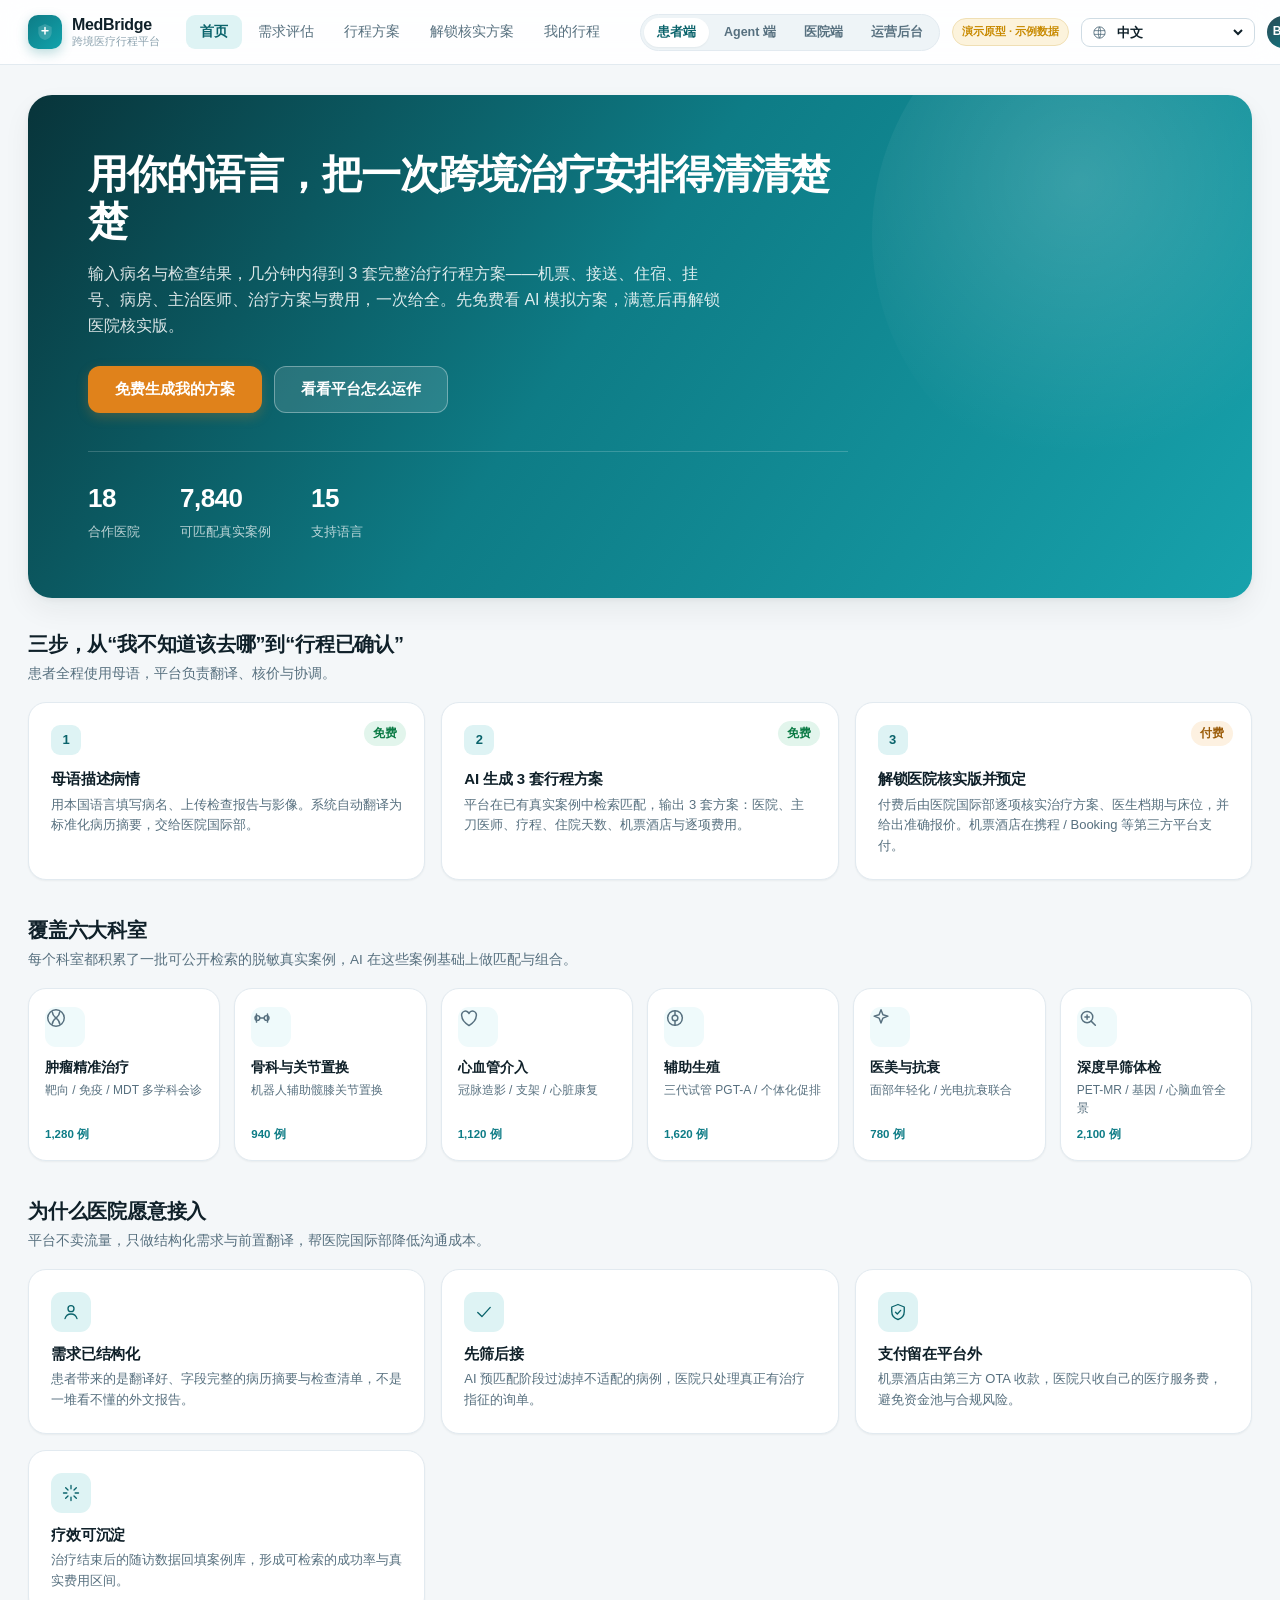
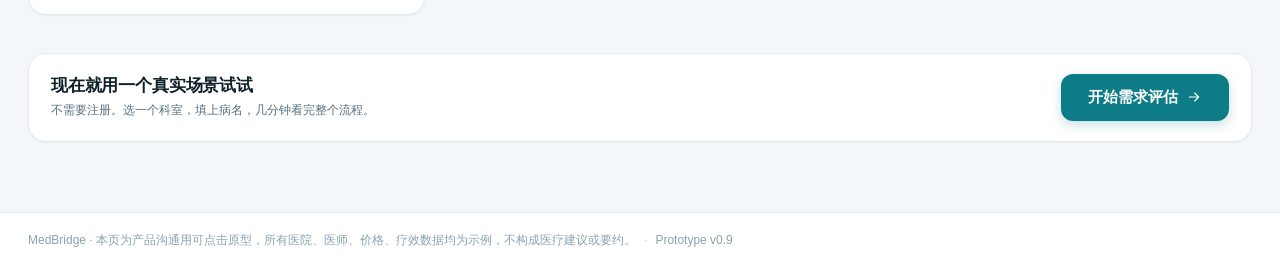
<file: index.html>
<!doctype html>
<html lang="zh-CN" dir="ltr" data-page-node-id="QWNefFVk18nLA8sb6D5qHG">
<head data-page-node-id="2POsvfUymPCWpWC2sQi3A5">
<meta charset="utf-8" data-page-node-id="elMNlJFCojblEVayItCxi7">
<meta name="viewport" content="width=device-width, initial-scale=1" data-page-node-id="TvjENxWbArmSa2hgdFM5wg">
<title>MedBridge · 跨境医疗行程平台（可点击演示原型）</title>
<link rel="preconnect" href="https://fonts.googleapis.com" data-page-node-id="rAXANy2qC1xK5NjYjExg3i">
<link rel="stylesheet" href="css/style.css" data-page-node-id="5Os0hFDUsWjdyaq5sHUSqv">
</head>
<body data-page-node-id="iIoZt8dv1Su6BJS9NEGqn0">

<!-- ============ TOP BAR ============ -->
<header class="topbar" data-page-node-id="SfbbnRjK8LoEjRjIHy6BMf">
  <div class="topbar__inner" data-page-node-id="7pehVFk9nHDBFAwoHqAHBv">
    <a class="brand" data-nav="home" data-page-node-id="tnHj0D1fddjbqchhJijpCY">
      <span class="brand__mark" data-page-node-id="o0lzB7jPXBOsbU2GWz5wCz">
        <svg viewBox="0 0 24 24" width="20" height="20" aria-hidden="true" data-page-node-id="MGvlP7hozzHgL9IvdXHjJo">
          <path d="M12 2.5 4 6v6.2c0 5 3.4 8.3 8 9.3 4.6-1 8-4.3 8-9.3V6l-8-3.5Z" fill="currentColor" opacity=".16" data-page-node-id="sRBDiz9jlNLbDUklVQGnoB"/>
          <path d="M12 6.6v7.8M8.4 10.5h7.2" stroke="currentColor" stroke-width="1.8" stroke-linecap="round" fill="none" data-page-node-id="nZeIYx86Iadp2ddNCGCehC"/>
        </svg>
      </span>
      <span class="brand__text" data-page-node-id="pjFqpX6kzddsdP9i31vVUX">
        <strong data-page-node-id="i0VwzrVBbvty4UHBnDlmCi">MedBridge</strong>
        <em data-i18n="brand.tagline" data-page-node-id="GQVD4hMTse7XQJNK0eZtPA">跨境医疗行程平台</em>
      </span>
    </a>

    <nav class="nav" id="mainnav"></nav>

    <div class="topbar__right" data-page-node-id="m79iLq5lvHzyY0DSzCzkBk">
      <div class="roleswitch" id="roleSwitch"></div>
      <span class="demo-chip" data-i18n="common.demoBadge" data-page-node-id="Q0hRq6mguVGy5TrJt2Ocks">演示原型 · 示例数据</span>
      <div class="langpick" data-page-node-id="pG0kAgfUQugCptOV0Pc6Ym">
        <svg viewBox="0 0 24 24" width="15" height="15" aria-hidden="true" data-page-node-id="IuBkC1m50UW60jOFrTZsHy">
          <circle cx="12" cy="12" r="9" fill="none" stroke="currentColor" stroke-width="1.5" data-page-node-id="Aa3LfO3xC3lAzjnTqanKAr"/>
          <path d="M3.2 9h17.6M3.2 15h17.6M12 3c2.6 3 2.6 15 0 18M12 3c-2.6 3-2.6 15 0 18" fill="none" stroke="currentColor" stroke-width="1.3" data-page-node-id="P7CalziAkAcam4tdSw9CwW"/>
        </svg>
        <select id="langSelect" aria-label="Language" data-page-node-id="HQlbx5uUIjGn9HjJCQIdU1"></select>
      </div>
      <div class="avatar" title="Bujin" data-page-node-id="fECTXzEI3b5LAoiXX8XiFN">BW</div>
    </div>
  </div>
</header>

<!-- ============ VIEW ROOT ============ -->
<main id="view" class="view" data-page-node-id="BmsxIyV3JGZ4QrN0j0TG0w"></main>

<footer class="footer" data-page-node-id="GbBOJnpEctDHXidyxQpoDX">
  <div class="footer__inner" data-page-node-id="nnHawU6piRgFGKPdst10hK">
    <span data-page-node-id="PlZ8XSmiQ1wzMb8oQl2zyY">MedBridge · <span data-i18n="footer.disclaimer" data-page-node-id="w4Hccl8vCjgGNvwqBlWCOC">本页为产品沟通用可点击原型，所有医院、医师、价格、疗效数据均为示例，不构成医疗建议或要约。</span></span>
    <span class="footer__sep" data-page-node-id="NoaHBvQmc1TmUoTmf0qRa2">·</span>
    <span data-i18n="footer.demo" data-page-node-id="E0mN9Zren1Q713V2th13Mj">Prototype v0.9</span>
  </div>
</footer>

<!-- ============ MODALS ============ -->
<div class="modal-root" id="modalRoot" aria-hidden="true" data-page-node-id="oFRsmWxg20n5lg9aAE5Y6n"></div>
<div class="toast-root" id="toastRoot" data-page-node-id="Va1fbvT2CqlVL7x4MkYRoI"></div>

<script src="js/i18n.js"></script>
<script src="js/i18n-extra.js"></script>
<script src="js/i18n-fr.js"></script>
<script src="js/i18n-es.js"></script>
<script src="js/i18n-it.js"></script>
<script src="js/i18n-th.js"></script>
<script src="js/data.js"></script>
<script src="js/data-extra.js"></script>
<script src="js/data-fr.js"></script>
<script src="js/data-es.js"></script>
<script src="js/data-it.js"></script>
<script src="js/data-th.js"></script>
<script src="js/app.js"></script>
</body>
</html>
</file>
<file: css/style.css>
/* ============================================================
   MedBridge — cross-border medical travel platform prototype
   Light theme, desktop-first large screen
   ============================================================ */

:root{
  --bg:#F4F7F9;
  --surface:#FFFFFF;
  --surface-2:#F8FBFC;
  --surface-3:#EEF4F7;
  --border:#E2EAF0;
  --border-strong:#CFDCE4;

  --text:#0F2029;
  --text-2:#57707F;
  --text-3:#8CA2AF;

  --primary:#0E7C86;
  --primary-700:#0A636B;
  --primary-100:#DEF3F4;
  --primary-50:#EFFAFB;

  --accent:#E0821B;
  --accent-100:#FDF1E1;

  --success:#0F9D58;
  --success-100:#E2F5EC;
  --warn:#C88A00;
  --warn-100:#FCF3DC;
  --danger:#D63B45;
  --danger-100:#FCE9EA;
  --violet:#6B4FE0;
  --violet-100:#EDE9FD;

  --r-sm:8px; --r:12px; --r-lg:18px; --r-xl:24px;
  --sh-1:0 1px 2px rgba(15,32,41,.05);
  --sh-2:0 2px 6px rgba(15,32,41,.05), 0 12px 28px rgba(15,32,41,.06);
  --sh-3:0 8px 20px rgba(15,32,41,.09), 0 28px 60px rgba(15,32,41,.11);

  --maxw:1400px;
  --font:-apple-system,BlinkMacSystemFont,"Segoe UI","PingFang SC","Hiragino Sans GB","Microsoft YaHei","Noto Sans SC","Noto Sans Arabic","Noto Sans JP",Roboto,Helvetica,Arial,sans-serif;
}

*{box-sizing:border-box}
html,body{margin:0;padding:0}
body{
  background:var(--bg); color:var(--text); font-family:var(--font);
  font-size:14px; line-height:1.6; -webkit-font-smoothing:antialiased;
}
button{font-family:inherit;font-size:inherit;cursor:pointer;border:0;background:none;color:inherit}
input,select,textarea{font-family:inherit;font-size:inherit;color:inherit}
a{cursor:pointer;color:inherit;text-decoration:none}
h1,h2,h3,h4{margin:0;font-weight:650;letter-spacing:-.01em;line-height:1.28}
p{margin:0}
ul{margin:0;padding:0;list-style:none}
[dir="rtl"] .nav__item i,[dir="rtl"] .brand__text em{font-style:normal}

/* ---------------- Top bar ---------------- */
.topbar{
  position:sticky; top:0; z-index:60;
  background:rgba(255,255,255,.88); backdrop-filter:saturate(180%) blur(14px);
  border-bottom:1px solid var(--border);
}
.topbar__inner{
  max-width:var(--maxw); margin:0 auto; height:64px; padding:0 28px;
  display:flex; align-items:center; gap:26px;
}
.brand{display:flex;align-items:center;gap:10px;flex-shrink:0}
.brand__mark{
  width:34px;height:34px;border-radius:10px;display:grid;place-items:center;
  background:linear-gradient(140deg,var(--primary),#12A3AC); color:#fff;
  box-shadow:0 4px 12px rgba(14,124,134,.28);
}
.brand__text{display:flex;flex-direction:column;line-height:1.15}
.brand__text strong{font-size:16px;letter-spacing:-.02em}
.brand__text em{font-style:normal;font-size:11px;color:var(--text-3)}

.nav{display:flex;gap:2px;flex:1}
.nav__item{
  padding:8px 14px;border-radius:9px;color:var(--text-2);font-weight:500;
  transition:background .15s,color .15s; white-space:nowrap;
}
.nav__item i{font-style:normal}
.nav__item:hover{background:var(--surface-3);color:var(--text)}
.nav__item.is-active{background:var(--primary-100);color:var(--primary-700);font-weight:600}

.topbar__right{display:flex;align-items:center;gap:12px;flex-shrink:0}
.demo-chip{
  font-size:11px;font-weight:600;color:var(--warn);background:var(--warn-100);
  border:1px solid #F0DFB4; padding:4px 9px; border-radius:999px; white-space:nowrap;
}
.langpick{
  display:flex;align-items:center;gap:6px;padding:5px 8px 5px 10px;
  border:1px solid var(--border-strong);border-radius:9px;background:var(--surface);color:var(--text-2);
}
.langpick select{border:0;background:none;outline:none;font-size:13px;font-weight:600;color:var(--text);padding-right:2px}
.avatar{
  width:32px;height:32px;border-radius:50%;background:linear-gradient(140deg,#2B4A55,#0E7C86);
  color:#fff;display:grid;place-items:center;font-size:12px;font-weight:700;letter-spacing:.02em;
}

/* ---------------- Layout ---------------- */
.view{max-width:var(--maxw);margin:0 auto;padding:30px 28px 70px;min-height:72vh}
.footer{border-top:1px solid var(--border);background:var(--surface)}
.footer__inner{
  max-width:var(--maxw);margin:0 auto;padding:18px 28px;color:var(--text-3);font-size:12px;
  display:flex;gap:8px;flex-wrap:wrap;
}
.footer__sep{opacity:.5}

.page-head{margin-bottom:24px;display:flex;align-items:flex-end;justify-content:space-between;gap:24px;flex-wrap:wrap}
.page-head h1{font-size:26px}
.page-head .sub{color:var(--text-2);margin-top:6px;max-width:760px}
.eyebrow{
  font-size:11px;font-weight:700;letter-spacing:.09em;text-transform:uppercase;
  color:var(--primary);margin-bottom:8px;
}

/* ---------------- Buttons ---------------- */
.btn{
  display:inline-flex;align-items:center;justify-content:center;gap:8px;
  padding:9px 16px;border-radius:10px;font-weight:600;font-size:13.5px;
  border:1px solid transparent;transition:all .15s;white-space:nowrap;
}
.btn--primary{background:var(--primary);color:#fff;box-shadow:0 4px 12px rgba(14,124,134,.24)}
.btn--primary:hover{background:var(--primary-700);transform:translateY(-1px)}
.btn--accent{background:var(--accent);color:#fff;box-shadow:0 4px 12px rgba(224,130,27,.26)}
.btn--accent:hover{filter:brightness(1.05);transform:translateY(-1px)}
.btn--ghost{background:var(--surface);border-color:var(--border-strong);color:var(--text)}
.btn--ghost:hover{background:var(--surface-3);border-color:var(--text-3)}
.btn--soft{background:var(--primary-100);color:var(--primary-700)}
.btn--soft:hover{background:#CDEDEF}
.btn--lg{padding:13px 26px;font-size:15px;border-radius:12px}
.btn--sm{padding:6px 12px;font-size:12.5px;border-radius:8px}
.btn--block{width:100%}
.btn[disabled]{opacity:.45;cursor:not-allowed;transform:none!important;filter:none}

/* ---------------- Cards / generic ---------------- */
.card{background:var(--surface);border:1px solid var(--border);border-radius:var(--r-lg);box-shadow:var(--sh-1)}
.card__pad{padding:20px 22px}
.card h3{font-size:15px;margin-bottom:4px}
.muted{color:var(--text-2)}
.tiny{font-size:12px}
.mono-num{font-variant-numeric:tabular-nums}

.tag{
  display:inline-flex;align-items:center;gap:5px;padding:3px 9px;border-radius:999px;
  font-size:11.5px;font-weight:600;background:var(--surface-3);color:var(--text-2);white-space:nowrap;
}
.tag--primary{background:var(--primary-100);color:var(--primary-700)}
.tag--accent{background:var(--accent-100);color:#9A5B08}
.tag--success{background:var(--success-100);color:#0A7A44}
.tag--warn{background:var(--warn-100);color:#8B6200}
.tag--violet{background:var(--violet-100);color:#5439C7}
.tag--danger{background:var(--danger-100);color:#A82A33}
.tag--dot::before{content:"";width:6px;height:6px;border-radius:50%;background:currentColor}

/* ============================================================
   HOME
   ============================================================ */
.hero{
  position:relative;overflow:hidden;border-radius:var(--r-xl);
  background:linear-gradient(125deg,#08343A 0%,#0E7C86 46%,#17A2AC 100%);
  color:#fff;padding:56px 60px;box-shadow:var(--sh-2);margin-bottom:34px;
}
.hero::after{
  content:"";position:absolute;right:-140px;top:-120px;width:520px;height:520px;border-radius:50%;
  background:radial-gradient(circle at 40% 40%,rgba(255,255,255,.16),transparent 62%);
}
.hero__inner{position:relative;z-index:2;max-width:760px}
.hero h1{font-size:40px;line-height:1.18;letter-spacing:-.025em}
.hero h1 .hl{color:#FFD79A}
.hero p{margin-top:16px;font-size:16px;color:rgba(255,255,255,.86);max-width:640px}
.hero__cta{display:flex;gap:12px;margin-top:28px}
.hero__cta .btn--ghost{background:rgba(255,255,255,.12);border-color:rgba(255,255,255,.34);color:#fff}
.hero__cta .btn--ghost:hover{background:rgba(255,255,255,.2)}
.hero__stats{display:flex;gap:40px;margin-top:38px;padding-top:26px;border-top:1px solid rgba(255,255,255,.18)}
.hero__stat strong{display:block;font-size:26px;font-weight:700;letter-spacing:-.02em}
.hero__stat span{font-size:12.5px;color:rgba(255,255,255,.72)}

.section{margin-bottom:38px}
.section__head{margin-bottom:18px}
.section__head h2{font-size:20px}
.section__head p{color:var(--text-2);margin-top:5px;font-size:13.5px}

.steps{display:grid;grid-template-columns:repeat(3,1fr);gap:16px}
.step{background:var(--surface);border:1px solid var(--border);border-radius:var(--r-lg);padding:22px;position:relative;box-shadow:var(--sh-1)}
.step__no{
  width:30px;height:30px;border-radius:9px;background:var(--primary-100);color:var(--primary-700);
  display:grid;place-items:center;font-weight:700;font-size:13px;margin-bottom:14px;
}
.step h3{font-size:15px;margin-bottom:6px}
.step p{color:var(--text-2);font-size:13px}
.step__lock{position:absolute;top:18px;right:18px}

.dept-grid{display:grid;grid-template-columns:repeat(6,1fr);gap:14px}
.dept{
  background:var(--surface);border:1px solid var(--border);border-radius:var(--r-lg);padding:18px 16px;
  text-align:left;transition:all .16s;box-shadow:var(--sh-1);
}
.dept:hover{border-color:var(--primary);transform:translateY(-3px);box-shadow:var(--sh-2)}
.dept__ico{
  width:40px;height:40px;border-radius:11px;display:grid;place-items:center;font-size:20px;
  background:var(--primary-50);margin-bottom:12px;
}
.dept strong{display:block;font-size:14px;margin-bottom:4px}
.dept span{font-size:12px;color:var(--text-2);display:block;line-height:1.5;min-height:36px}
.dept em{display:block;font-style:normal;font-size:11.5px;color:var(--primary);margin-top:10px;font-weight:600}

.compare{width:100%;border-collapse:separate;border-spacing:0;background:var(--surface);border:1px solid var(--border);border-radius:var(--r-lg);overflow:hidden;box-shadow:var(--sh-1)}
.compare th,.compare td{padding:13px 18px;text-align:left;border-bottom:1px solid var(--border);font-size:13.5px}
.compare thead th{background:var(--surface-2);font-size:12px;font-weight:700;color:var(--text-2);letter-spacing:.03em}
.compare tbody tr:last-child td{border-bottom:0}
.compare td:first-child{font-weight:600;width:26%}
.compare .yes{color:var(--success);font-weight:700}
.compare .no{color:var(--text-3)}

/* ============================================================
   INTAKE
   ============================================================ */
.intake-wrap{display:grid;grid-template-columns:1fr 320px;gap:22px;align-items:start}
.form-card{background:var(--surface);border:1px solid var(--border);border-radius:var(--r-lg);box-shadow:var(--sh-1)}
.form-card__head{padding:18px 24px;border-bottom:1px solid var(--border)}
.form-card__head h2{font-size:16px}
.form-card__head p{color:var(--text-2);font-size:12.5px;margin-top:3px}
.form-card__body{padding:24px}
.form-card__foot{padding:16px 24px;border-top:1px solid var(--border);background:var(--surface-2);display:flex;justify-content:space-between;align-items:center;border-radius:0 0 var(--r-lg) var(--r-lg)}

.field{margin-bottom:22px}
.field:last-child{margin-bottom:0}
.field__label{display:block;font-weight:600;font-size:13px;margin-bottom:7px}
.field__label .req{color:var(--danger);margin-left:2px}
.field__hint{font-size:12px;color:var(--text-3);margin-top:6px;line-height:1.5}
.field__row{display:grid;grid-template-columns:1fr 1fr;gap:16px}

.input,.select,.textarea{
  width:100%;padding:10px 12px;border:1px solid var(--border-strong);border-radius:10px;background:var(--surface);
  outline:none;transition:border-color .15s,box-shadow .15s;
}
.input:focus,.select:focus,.textarea:focus{border-color:var(--primary);box-shadow:0 0 0 3px var(--primary-50)}
.textarea{min-height:92px;resize:vertical;line-height:1.6}
.select{appearance:none;background-image:url("data:image/svg+xml;utf8,<svg xmlns='http://www.w3.org/2000/svg' width='12' height='12' viewBox='0 0 24 24' fill='none' stroke='%2357707F' stroke-width='2.4' stroke-linecap='round'><path d='M6 9l6 6 6-6'/></svg>");
  background-repeat:no-repeat;background-position:right 12px center;padding-right:32px}

.chips{display:flex;flex-wrap:wrap;gap:8px}
.chip{
  padding:7px 13px;border:1px solid var(--border-strong);border-radius:999px;background:var(--surface);
  font-size:13px;font-weight:500;transition:all .14s;
}
.chip:hover{border-color:var(--primary);color:var(--primary)}
.chip.is-on{background:var(--primary);border-color:var(--primary);color:#fff}

.uploader{
  border:1.5px dashed var(--border-strong);border-radius:var(--r);padding:24px;text-align:center;
  background:var(--surface-2);transition:all .15s;
}
.uploader:hover{border-color:var(--primary);background:var(--primary-50)}
.uploader__ico{font-size:26px;margin-bottom:8px}
.uploader strong{display:block;font-size:13.5px}
.uploader span{font-size:12px;color:var(--text-3)}

.files{margin-top:12px;display:flex;flex-direction:column;gap:8px}
.file-item{
  display:flex;align-items:center;gap:12px;padding:10px 14px;border:1px solid var(--border);
  border-radius:10px;background:var(--surface);
}
.file-item__ico{
  width:32px;height:32px;border-radius:8px;background:var(--danger-100);color:var(--danger);
  display:grid;place-items:center;font-size:11px;font-weight:700;flex-shrink:0;
}
.file-item__meta{flex:1;min-width:0}
.file-item__meta strong{display:block;font-size:13px;font-weight:600}
.file-item__meta span{font-size:11.5px;color:var(--text-3)}
.file-item .x{color:var(--text-3);padding:4px 6px;border-radius:6px}
.file-item .x:hover{background:var(--surface-3);color:var(--danger)}

.side-card{background:var(--surface);border:1px solid var(--border);border-radius:var(--r-lg);padding:20px;box-shadow:var(--sh-1);margin-bottom:16px}
.side-card h3{font-size:14px;margin-bottom:12px;display:flex;align-items:center;gap:8px}
.proc{display:flex;flex-direction:column;gap:0}
.proc__item{display:flex;gap:12px;padding-bottom:16px;position:relative}
.proc__item:not(:last-child)::before{
  content:"";position:absolute;left:11px;top:26px;bottom:0;width:2px;background:var(--border);
}
.proc__dot{width:24px;height:24px;border-radius:50%;background:var(--primary-100);color:var(--primary-700);display:grid;place-items:center;font-size:11px;font-weight:700;flex-shrink:0;z-index:1}
.proc__body strong{display:block;font-size:13px}
.proc__body span{font-size:12px;color:var(--text-2)}

/* Generating overlay */
.generating{
  position:fixed;inset:0;z-index:200;background:rgba(244,247,249,.94);backdrop-filter:blur(6px);
  display:grid;place-items:center;
}
.generating__box{text-align:center;max-width:520px}
.spinner{
  width:74px;height:74px;margin:0 auto 26px;border-radius:50%;
  background:conic-gradient(from 0deg,var(--primary),#12A3AC,var(--primary-100));
  -webkit-mask:radial-gradient(circle,transparent 27px,#000 28px);
  mask:radial-gradient(circle,transparent 27px,#000 28px);
  animation:spin 1.1s linear infinite;
}
@keyframes spin{to{transform:rotate(360deg)}}
.generating h2{font-size:20px;margin-bottom:8px}
.generating > .generating__box > p{color:var(--text-2);margin-bottom:26px}
.gen-steps{display:flex;flex-direction:column;gap:9px;text-align:left;background:var(--surface);border:1px solid var(--border);border-radius:var(--r-lg);padding:18px 20px;box-shadow:var(--sh-2)}
.gen-step{display:flex;align-items:center;gap:11px;font-size:13px;color:var(--text-3);transition:color .3s}
.gen-step.is-done{color:var(--text)}
.gen-step.is-active{color:var(--primary);font-weight:600}
.gen-step__ico{width:20px;height:20px;border-radius:50%;border:2px solid var(--border-strong);display:grid;place-items:center;font-size:10px;flex-shrink:0}
.gen-step.is-done .gen-step__ico{background:var(--success);border-color:var(--success);color:#fff}
.gen-step.is-active .gen-step__ico{border-color:var(--primary);border-top-color:transparent;animation:spin .8s linear infinite}

/* ============================================================
   PLANS LIST
   ============================================================ */
.plan-grid{display:grid;grid-template-columns:repeat(3,1fr);gap:18px}
.plan-card{
  background:var(--surface);border:1px solid var(--border);border-radius:var(--r-lg);overflow:hidden;
  display:flex;flex-direction:column;box-shadow:var(--sh-1);transition:all .18s;position:relative;
}
.plan-card:hover{transform:translateY(-4px);box-shadow:var(--sh-3);border-color:var(--primary)}
.plan-card.is-pick{border-color:var(--primary);box-shadow:0 0 0 3px var(--primary-50),var(--sh-2)}
.plan-card__ribbon{
  position:absolute;top:14px;right:14px;z-index:3;
  background:var(--accent);color:#fff;font-size:11px;font-weight:700;padding:4px 10px;border-radius:999px;
  box-shadow:0 3px 8px rgba(224,130,27,.3);
}
.plan-card__top{padding:20px 20px 16px;border-bottom:1px solid var(--border);background:var(--surface-2)}
.plan-card__badges{display:flex;gap:6px;flex-wrap:wrap;margin-bottom:11px}
.plan-card h3{font-size:16px;margin-bottom:3px}
.plan-card__hosp{font-size:12.5px;color:var(--text-2);display:flex;align-items:center;gap:5px}
.plan-card__price{padding:16px 20px;border-bottom:1px solid var(--border)}
.plan-card__price .from{font-size:11.5px;color:var(--text-3);display:block}
.plan-card__price strong{font-size:27px;font-weight:700;letter-spacing:-.02em;font-variant-numeric:tabular-nums}
.plan-card__price .per{font-size:12px;color:var(--text-3);font-weight:500;margin-left:4px}
.plan-card__price .range{font-size:12px;color:var(--warn);margin-top:3px}
.plan-card__specs{padding:14px 20px;display:flex;flex-direction:column;gap:9px;border-bottom:1px solid var(--border);flex:1}
.spec{display:flex;align-items:center;gap:9px;font-size:12.5px}
.spec__ico{width:22px;color:var(--text-3);display:grid;place-items:center;font-size:13px;flex-shrink:0}
.spec__k{color:var(--text-2);min-width:66px}
.spec__v{font-weight:600;flex:1}
.plan-card__foot{padding:14px 20px;display:flex;gap:8px}
.plan-card__foot .btn{flex:1}

.matchbar{
  display:flex;align-items:center;justify-content:space-between;gap:20px;flex-wrap:wrap;
  background:var(--surface);border:1px solid var(--border);border-radius:var(--r-lg);
  padding:16px 20px;margin-bottom:20px;box-shadow:var(--sh-1);
}
.matchbar__left{display:flex;align-items:center;gap:16px;flex-wrap:wrap}
.matchbar .score{
  width:52px;height:52px;border-radius:14px;background:var(--primary-100);color:var(--primary-700);
  display:grid;place-items:center;text-align:center;flex-shrink:0;
}
.matchbar .score strong{font-size:19px;line-height:1;display:block}
.matchbar .score span{font-size:9px;opacity:.75;letter-spacing:.04em}

/* ============================================================
   PLAN DETAIL
   ============================================================ */
.detail-head{
  display:grid;grid-template-columns:1fr 340px;gap:22px;margin-bottom:22px;align-items:start;
}
.detail-card{background:var(--surface);border:1px solid var(--border);border-radius:var(--r-lg);box-shadow:var(--sh-1);overflow:hidden}
.detail-card__top{padding:22px 24px;border-bottom:1px solid var(--border)}
.detail-card__top h1{font-size:22px;margin-bottom:6px}
.detail-card__meta{display:flex;gap:8px;flex-wrap:wrap;margin-top:12px}
.detail-card__body{padding:20px 24px}

.tabs{display:flex;gap:4px;border-bottom:1px solid var(--border);padding:0 16px;background:var(--surface-2);overflow:auto}
.tab{
  padding:13px 16px;font-size:13.5px;font-weight:600;color:var(--text-2);
  border-bottom:2px solid transparent;margin-bottom:-1px;white-space:nowrap;
}
.tab:hover{color:var(--text)}
.tab.is-active{color:var(--primary);border-bottom-color:var(--primary)}
.tabpanel{padding:24px}

.kv-grid{display:grid;grid-template-columns:repeat(2,1fr);gap:0}
.kv{display:flex;gap:14px;padding:13px 0;border-bottom:1px dashed var(--border)}
.kv:nth-child(odd){padding-right:26px}
.kv__k{color:var(--text-2);font-size:12.5px;min-width:104px;flex-shrink:0}
.kv__v{font-size:13px;font-weight:600;flex:1}

.block-title{font-size:13px;font-weight:700;color:var(--text);margin:26px 0 12px;display:flex;align-items:center;gap:8px}
.block-title:first-child{margin-top:0}
.block-title::before{content:"";width:3px;height:13px;border-radius:2px;background:var(--primary)}

/* Doctor */
.doctor{display:flex;gap:18px;padding:18px;border:1px solid var(--border);border-radius:var(--r-lg);background:var(--surface-2)}
.doctor__av{
  width:62px;height:62px;border-radius:16px;background:linear-gradient(140deg,#0E7C86,#17A2AC);color:#fff;
  display:grid;place-items:center;font-size:20px;font-weight:700;flex-shrink:0;
}
.doctor__body{flex:1}
.doctor__body h3{font-size:16px;margin-bottom:2px}
.doctor__title{font-size:12.5px;color:var(--primary);font-weight:600;margin-bottom:9px}
.doctor__rows{display:flex;flex-wrap:wrap;gap:6px 20px}
.doctor__row{font-size:12.5px;color:var(--text-2)}
.doctor__row b{color:var(--text);font-weight:600}

/* Timeline */
.timeline{position:relative;padding-left:32px}
.timeline::before{content:"";position:absolute;left:9px;top:8px;bottom:8px;width:2px;background:var(--border)}
.tl{position:relative;padding-bottom:20px}
.tl:last-child{padding-bottom:0}
.tl__dot{
  position:absolute;left:-32px;top:2px;width:20px;height:20px;border-radius:50%;
  background:var(--surface);border:2px solid var(--border-strong);display:grid;place-items:center;font-size:9px;
  z-index:2;
}
.tl--flight .tl__dot{background:#1E6FD9;border-color:#1E6FD9;color:#fff}
.tl--medical .tl__dot{background:var(--primary);border-color:var(--primary);color:#fff}
.tl--hotel .tl__dot{background:var(--accent);border-color:var(--accent);color:#fff}
.tl--travel .tl__dot{background:var(--violet);border-color:var(--violet);color:#fff}
.tl__head{display:flex;align-items:baseline;gap:10px;margin-bottom:5px;flex-wrap:wrap}
.tl__day{
  font-size:11px;font-weight:700;color:var(--text-2);background:var(--surface-3);
  padding:2px 8px;border-radius:6px;letter-spacing:.02em;
}
.tl__title{font-size:14px;font-weight:650}
.tl__body{font-size:12.5px;color:var(--text-2);line-height:1.65}
.tl__chips{display:flex;gap:6px;flex-wrap:wrap;margin-top:8px}
.tl__note{
  margin-top:8px;padding:8px 12px;border-radius:9px;background:var(--surface-2);
  border:1px solid var(--border);font-size:12px;color:var(--text-2);
}

/* Cost */
.cost-table{width:100%;border-collapse:collapse}
.cost-table td{padding:11px 0;border-bottom:1px dashed var(--border);font-size:13.5px}
.cost-table td:last-child{text-align:right;font-weight:650;font-variant-numeric:tabular-nums;white-space:nowrap}
.cost-table tr.is-sum td{border-bottom:0;border-top:2px solid var(--text);padding-top:14px;font-size:16px;font-weight:700}
.cost-table tr.is-sub td{color:var(--text-2);font-size:12.5px;font-weight:500}
.cost-table .strike{text-decoration:line-through;color:var(--text-3);font-weight:500;margin-right:8px;font-size:12px}

/* Travel addons */
.addons{display:grid;grid-template-columns:repeat(2,1fr);gap:14px}
.addon{
  border:1px solid var(--border);border-radius:var(--r);padding:16px;display:flex;gap:14px;
  background:var(--surface);transition:all .15s;cursor:pointer;
}
.addon:hover{border-color:var(--primary)}
.addon.is-on{border-color:var(--primary);background:var(--primary-50);box-shadow:0 0 0 3px var(--primary-50)}
.addon__chk{
  width:20px;height:20px;border-radius:6px;border:1.5px solid var(--border-strong);flex-shrink:0;margin-top:2px;
  display:grid;place-items:center;font-size:11px;color:#fff;
}
.addon.is-on .addon__chk{background:var(--primary);border-color:var(--primary)}
.addon__body{flex:1}
.addon__body strong{display:block;font-size:13.5px;margin-bottom:3px}
.addon__body p{font-size:12px;color:var(--text-2);line-height:1.55}
.addon__price{margin-top:8px;font-weight:700;font-size:13.5px;color:var(--primary-700)}

/* Locked treatment */
.lockwrap{position:relative}
.blur{
  filter:blur(6px);user-select:none;pointer-events:none;
  background:linear-gradient(90deg,var(--surface-3),var(--border));
  border-radius:6px;color:transparent!important;display:inline-block;min-width:88px;
}
.blur *{color:transparent!important}
.lockwrap__veil{
  position:absolute;inset:0;display:grid;place-items:center;z-index:4;border-radius:var(--r);
  background:linear-gradient(180deg,rgba(255,255,255,.32),rgba(255,255,255,.9));
}
.lockbox{
  background:var(--surface);border:1px solid var(--border-strong);border-radius:var(--r-lg);
  padding:20px 24px;text-align:center;box-shadow:var(--sh-2);max-width:400px;
}
.lockbox__ico{font-size:22px;margin-bottom:8px}
.lockbox h4{font-size:14.5px;margin-bottom:5px}
.lockbox p{font-size:12.5px;color:var(--text-2);margin-bottom:14px;line-height:1.6}

/* Verified stamp */
.stamp{
  display:inline-flex;align-items:center;gap:9px;padding:9px 14px;border-radius:11px;
  background:var(--success-100);border:1px dashed #7CCCA4;
}
.stamp__ico{width:30px;height:30px;border-radius:50%;background:var(--success);color:#fff;display:grid;place-items:center;font-size:13px;flex-shrink:0}
.stamp__t strong{display:block;font-size:13px;color:#0A6E3D}
.stamp__t span{font-size:11.5px;color:#2E7F58}

/* ============================================================
   PRICING
   ============================================================ */
.tiers{display:grid;grid-template-columns:repeat(3,1fr);gap:18px;align-items:start}
.tier{
  background:var(--surface);border:1px solid var(--border);border-radius:var(--r-lg);padding:24px;
  box-shadow:var(--sh-1);position:relative;transition:all .18s;
}
.tier:hover{box-shadow:var(--sh-2)}
.tier.is-hot{border-color:var(--primary);box-shadow:0 0 0 3px var(--primary-50),var(--sh-2)}
.tier.is-owned{border-color:var(--success);box-shadow:0 0 0 3px var(--success-100)}
.tier__pop{
  position:absolute;top:-11px;left:24px;background:var(--primary);color:#fff;font-size:11px;
  font-weight:700;padding:4px 11px;border-radius:999px;box-shadow:0 3px 8px rgba(14,124,134,.3);
}
.tier__name{font-size:15px;margin-bottom:4px;display:flex;align-items:center}
.tier__tag{display:inline-block;min-width:22px;height:22px;line-height:22px;text-align:center;border-radius:6px;background:var(--violet);color:#fff;font-size:12px;font-weight:700;margin-right:7px}
.tier__desc{font-size:12.5px;color:var(--text-2);min-height:38px}
.tier__price{margin:18px 0 6px;display:flex;align-items:baseline;gap:4px}
.tier__price strong{font-size:32px;font-weight:700;letter-spacing:-.03em;font-variant-numeric:tabular-nums}
.tier__price span{font-size:13px;color:var(--text-3)}
.tier__unit{font-size:11.5px;color:var(--text-3);margin-bottom:18px}
.tier__feats{display:flex;flex-direction:column;gap:9px;margin-bottom:20px}
.tier__feat{display:flex;gap:9px;font-size:12.5px;align-items:flex-start}
.tier__feat .i{flex-shrink:0;width:15px;text-align:center;font-size:12px;margin-top:1px}
.tier__feat--yes .i{color:var(--success)}
.tier__feat--no{color:var(--text-3)}
.tier__feat--no .i{color:var(--text-3)}
.tier .btn{width:100%}

/* ============================================================
   BOOKING / TRIPS
   ============================================================ */
.book-grid{display:grid;grid-template-columns:1fr 360px;gap:22px;align-items:start}
.partner{
  display:flex;align-items:center;gap:16px;padding:16px 18px;border:1px solid var(--border);
  border-radius:var(--r-lg);background:var(--surface);margin-bottom:12px;transition:all .15s;
}
.partner:hover{border-color:var(--primary);box-shadow:var(--sh-1)}
.partner__logo{
  width:56px;height:56px;border-radius:13px;display:grid;place-items:center;font-weight:800;
  font-size:15px;color:#fff;flex-shrink:0;letter-spacing:-.02em;
}
.partner__body{flex:1;min-width:0}
.partner__body strong{display:block;font-size:14px;margin-bottom:3px}
.partner__body p{font-size:12.5px;color:var(--text-2)}
.partner__meta{text-align:right;flex-shrink:0}
.partner__meta strong{display:block;font-size:16px;font-variant-numeric:tabular-nums}
.partner__meta span{font-size:11.5px;color:var(--text-3)}

.summary{background:var(--surface);border:1px solid var(--border);border-radius:var(--r-lg);box-shadow:var(--sh-1);overflow:hidden}
.summary__head{padding:16px 20px;border-bottom:1px solid var(--border);background:var(--surface-2);font-weight:650;font-size:14px}
.summary__body{padding:18px 20px}
.summary__row{display:flex;justify-content:space-between;gap:14px;padding:9px 0;font-size:13.5px}
.summary__row span:last-child{font-weight:650;font-variant-numeric:tabular-nums;white-space:nowrap}
.summary__row--sum{border-top:2px solid var(--text);margin-top:8px;padding-top:14px;font-size:17px;font-weight:700}
.summary__foot{padding:14px 20px;border-top:1px solid var(--border);background:var(--surface-2)}
.note{
  display:flex;gap:10px;padding:12px 14px;border-radius:10px;background:var(--accent-100);
  border:1px solid #F2D9AE;font-size:12.5px;color:#7A4E08;line-height:1.6;
}
.note--info{background:var(--primary-50);border-color:#BFE6E9;color:#0A636B}

.trip-card{background:var(--surface);border:1px solid var(--border);border-radius:var(--r-lg);box-shadow:var(--sh-1);overflow:hidden;margin-bottom:16px}
.trip-card__head{padding:18px 22px;border-bottom:1px solid var(--border);display:flex;justify-content:space-between;gap:18px;align-items:flex-start;background:var(--surface-2)}
.trip-card__head h3{font-size:15.5px;margin-bottom:4px}
.trip-card__head p{font-size:12.5px;color:var(--text-2)}
.trip-card__body{padding:18px 22px}
.pipeline{display:flex;align-items:center;gap:0;margin-bottom:18px}
.pipe{flex:1;text-align:center;position:relative}
.pipe__dot{
  width:26px;height:26px;border-radius:50%;margin:0 auto 7px;display:grid;place-items:center;
  font-size:11px;font-weight:700;background:var(--surface-3);color:var(--text-3);border:2px solid var(--border);
  position:relative;z-index:2;
}
.pipe.is-done .pipe__dot{background:var(--success);border-color:var(--success);color:#fff}
.pipe.is-current .pipe__dot{background:var(--primary);border-color:var(--primary);color:#fff;box-shadow:0 0 0 4px var(--primary-50)}
.pipe__label{font-size:11.5px;color:var(--text-2)}
.pipe.is-current .pipe__label{color:var(--primary);font-weight:700}
.pipe:not(:last-child)::after{
  content:"";position:absolute;top:13px;left:50%;width:100%;height:2px;background:var(--border);z-index:1;
}
.pipe.is-done:not(:last-child)::after{background:var(--success)}

.empty{text-align:center;padding:70px 20px;color:var(--text-3)}
.empty__ico{font-size:40px;margin-bottom:14px;opacity:.5}
.empty h3{font-size:16px;color:var(--text-2);margin-bottom:6px;font-weight:600}
.empty p{font-size:13px;margin-bottom:20px}

/* ============================================================
   MODAL / TOAST
   ============================================================ */
.modal-root{
  position:fixed;inset:0;z-index:300;background:rgba(15,32,41,.42);backdrop-filter:blur(3px);
  display:grid;place-items:center;padding:24px;opacity:0;pointer-events:none;transition:opacity .18s;
}
.modal-root.is-open{opacity:1;pointer-events:auto}
.modal{
  background:var(--surface);border-radius:var(--r-xl);box-shadow:var(--sh-3);width:100%;max-width:600px;
  max-height:88vh;overflow:auto;transform:translateY(10px) scale(.99);transition:transform .2s;
}
.modal-root.is-open .modal{transform:none}
.modal__head{padding:20px 26px;border-bottom:1px solid var(--border);display:flex;justify-content:space-between;align-items:flex-start;gap:16px}
.modal__head h3{font-size:17px}
.modal__head p{font-size:12.5px;color:var(--text-2);margin-top:3px}
.modal__x{font-size:20px;color:var(--text-3);line-height:1;padding:2px 6px;border-radius:7px}
.modal__x:hover{background:var(--surface-3);color:var(--text)}
.modal__body{padding:24px 26px}
.modal__foot{padding:16px 26px;border-top:1px solid var(--border);background:var(--surface-2);display:flex;justify-content:flex-end;gap:10px}

.pay-methods{display:flex;flex-direction:column;gap:10px;margin-bottom:20px}
.pay-method{
  display:flex;align-items:center;gap:13px;padding:14px 16px;border:1px solid var(--border-strong);
  border-radius:11px;cursor:pointer;transition:all .14s;
}
.pay-method:hover{border-color:var(--primary)}
.pay-method.is-on{border-color:var(--primary);background:var(--primary-50)}
.pay-method__ico{width:38px;height:26px;border-radius:5px;display:grid;place-items:center;font-size:10px;font-weight:800;color:#fff;flex-shrink:0}
.pay-method__body{flex:1}
.pay-method__body strong{font-size:13.5px;display:block}
.pay-method__body span{font-size:11.5px;color:var(--text-3)}
.pay-method__radio{width:17px;height:17px;border-radius:50%;border:1.5px solid var(--border-strong);flex-shrink:0}
.pay-method.is-on .pay-method__radio{border:5px solid var(--primary)}

.toast-root{position:fixed;bottom:26px;left:50%;transform:translateX(-50%);z-index:400;display:flex;flex-direction:column;gap:9px;align-items:center}
.toast{
  background:#12333A;color:#fff;padding:11px 20px;border-radius:999px;font-size:13px;font-weight:500;
  box-shadow:var(--sh-3);display:flex;align-items:center;gap:9px;animation:toastIn .25s ease;
}
@keyframes toastIn{from{opacity:0;transform:translateY(12px)}}

/* fade-in for view swap */
.view.is-enter{animation:fadeUp .28s ease}
@keyframes fadeUp{from{opacity:0;transform:translateY(8px)}}

@media (max-width:1200px){
  .dept-grid{grid-template-columns:repeat(3,1fr)}
  .intake-wrap,.detail-head,.book-grid{grid-template-columns:1fr}
  .plan-grid,.tiers{grid-template-columns:1fr}
  .hero{padding:44px 34px}
  .hero h1{font-size:32px}
}

/* ============================================================
   ROLE SWITCHER + BACKEND VIEWS (中文界面)
   ============================================================ */
.roleswitch{
  display:flex;align-items:center;gap:2px;background:var(--surface-3);
  border:1px solid var(--border);border-radius:999px;padding:3px;
}
.rolepill{
  padding:6px 13px;border-radius:999px;font-size:12.5px;font-weight:600;color:var(--text-2);
  transition:all .15s;white-space:nowrap;
}
.rolepill:hover{color:var(--text)}
.rolepill.is-on{background:var(--surface);color:var(--primary-700);box-shadow:var(--sh-1)}

/* backend hub */
.hub-grid{display:grid;grid-template-columns:repeat(3,1fr);gap:18px}
.hub-card{
  background:var(--surface);border:1px solid var(--border);border-radius:var(--r-lg);
  padding:24px;display:flex;flex-direction:column;gap:8px;text-align:left;
  box-shadow:var(--sh-1);transition:all .18s;
}
.hub-card:hover{border-color:var(--primary);transform:translateY(-3px);box-shadow:var(--sh-2)}
.hub-card__ico{
  width:44px;height:44px;border-radius:12px;display:grid;place-items:center;
  background:var(--primary-100);color:var(--primary-700);margin-bottom:6px;
}
.hub-card strong{font-size:16px}
.hub-card span:nth-of-type(2){font-size:13px;color:var(--text-2);line-height:1.6;flex:1}
.hub-card__go{font-size:13px;font-weight:600;color:var(--primary);margin-top:6px}

/* orders / verify list */
.order-list{display:flex;flex-direction:column;gap:12px}
.order-row{
  display:flex;align-items:center;gap:18px;background:var(--surface);
  border:1px solid var(--border);border-radius:var(--r-lg);padding:16px 20px;
  box-shadow:var(--sh-1);transition:all .15s;
}
.order-row:hover{border-color:var(--primary)}
.order-row__main{flex:1;min-width:0}
.order-row__top{display:flex;align-items:center;gap:8px;flex-wrap:wrap;margin-bottom:6px}
.order-row__top strong{font-size:15px;font-variant-numeric:tabular-nums}
.order-row__meta{font-size:12.5px;color:var(--text-2)}
.order-row__side{display:flex;align-items:center;gap:16px;flex-shrink:0}
.order-row__amt{font-size:18px;font-weight:700;font-variant-numeric:tabular-nums;white-space:nowrap}

/* case table */
.case-table{width:100%;border-collapse:separate;border-spacing:0;background:var(--surface);border:1px solid var(--border);border-radius:var(--r-lg);overflow:hidden;box-shadow:var(--sh-1)}
.case-table th,.case-table td{padding:12px 14px;text-align:left;border-bottom:1px solid var(--border);font-size:13px;vertical-align:middle}
.case-table thead th{background:var(--surface-2);font-size:12px;font-weight:700;color:var(--text-2);letter-spacing:.02em;white-space:nowrap}
.case-table tbody tr:last-child td{border-bottom:0}
.case-table tbody tr:hover{background:var(--surface-2)}
.case-table .tag{margin:1px 2px}
.case-row__act{display:flex;gap:6px;flex-wrap:wrap;white-space:nowrap}

/* agent / B2B dashboard KPIs */
.kpi-row{display:grid;grid-template-columns:repeat(4,1fr);gap:14px;margin-bottom:22px}
.kpi{background:var(--surface);border:1px solid var(--border);border-radius:var(--r-lg);padding:18px 20px;box-shadow:var(--sh-1)}
.kpi .k{font-size:12px;color:var(--text-2)}
.kpi .v{font-size:26px;font-weight:700;letter-spacing:-.02em;margin-top:5px;font-variant-numeric:tabular-nums}
.kpi .n{font-size:11.5px;color:var(--text-3);margin-top:4px}

@media (max-width:1200px){
  .hub-grid{grid-template-columns:1fr}
  .order-row{flex-direction:column;align-items:flex-start;gap:12px}
  .order-row__side{width:100%;justify-content:space-between}
  .kpi-row{grid-template-columns:repeat(2,1fr)}
}
</file>
